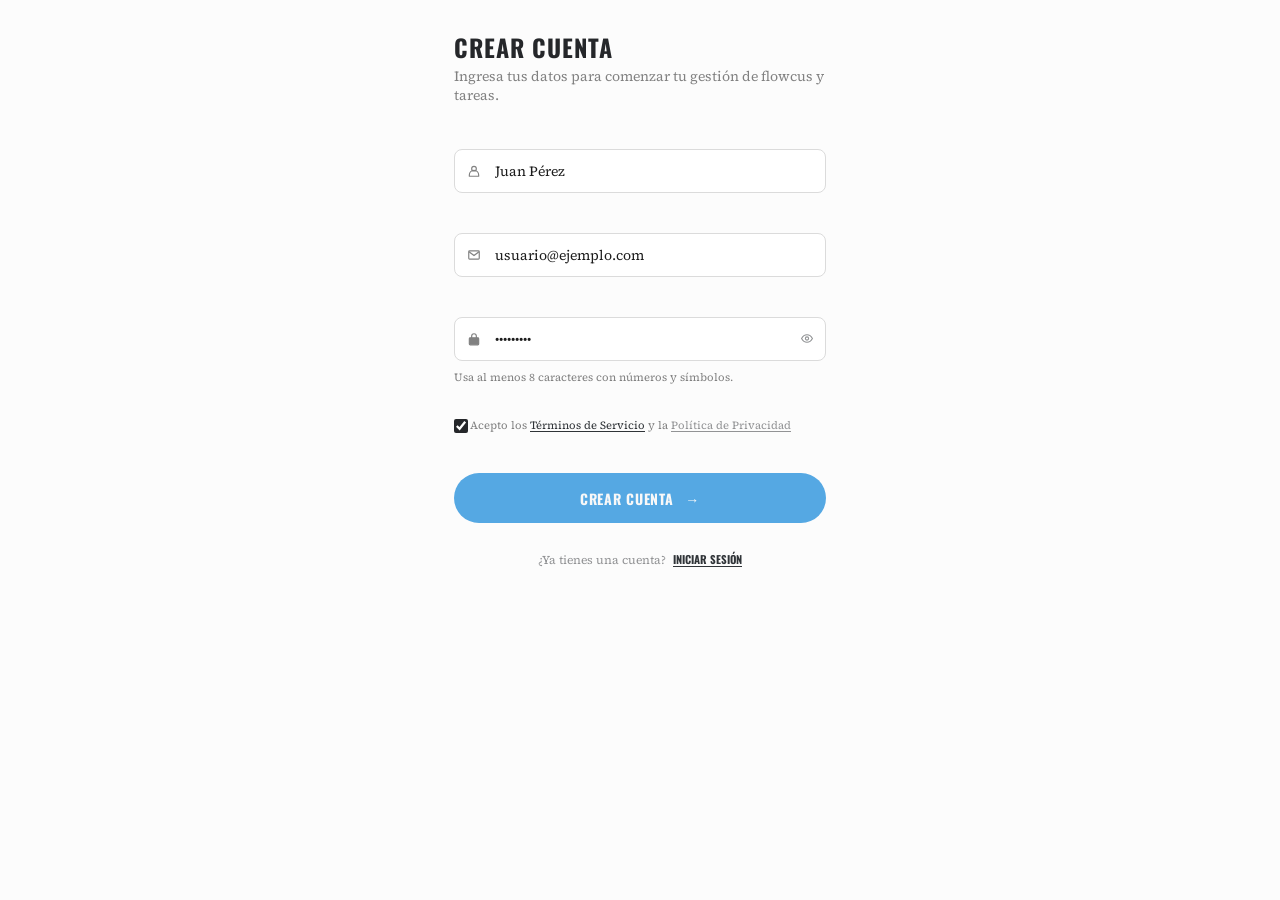
<file: index.html>
<!doctype html>
<html lang="es">
<head>
  <meta charset="utf-8">
  <meta name="viewport" content="width=device-width, initial-scale=1">
  <meta name="theme-color" content="#f7f7f7">
  <title>Crear cuenta</title>
  <link rel="stylesheet" href="styles.css">
  <script src="script.js" defer></script>
</head>
<body>
  <main class="signup">
    <header class="intro">
      <h1>CREAR CUENTA</h1>
      <p>Ingresa tus datos para comenzar tu gestión de flowcus y tareas.</p>
    </header>

    <form class="signup-form" id="signup-form" novalidate>
      <label class="field" for="name">
        <span class="field-label">NOMBRE COMPLETO</span>
        <span class="field-control"><svg class="field-icon" viewBox="0 0 24 24" aria-hidden="true"><circle cx="12" cy="8" r="4"/><path d="M4 21v-2a8 8 0 0 1 16 0v2z"/></svg>
        <input id="name" name="name" type="text" value="Juan Pérez" placeholder="Nombre completo" autocomplete="name" required></span>
      </label>
      <label class="field" for="email">
        <span class="field-label">CORREO ELECTRÓNICO</span>
        <span class="field-control"><svg class="field-icon" viewBox="0 0 24 24" aria-hidden="true"><rect x="3" y="5" width="18" height="14" rx="1.5"/><path d="m4 7 8 6 8-6"/></svg>
        <input id="email" name="email" type="email" value="usuario@ejemplo.com" placeholder="Correo electrónico" autocomplete="email" required></span>
      </label>
      <div class="password-group">
        <label class="field" for="password">
          <span class="field-label">CONTRASEÑA</span>
          <span class="field-control"><svg class="field-icon lock-icon" viewBox="0 0 24 24" aria-hidden="true"><rect x="4" y="10" width="16" height="12" rx="1.5"/><path d="M8 10V7a4 4 0 1 1 8 0v3"/></svg>
          <input id="password" name="password" type="password" value="Clave123!" placeholder="Contraseña" autocomplete="new-password" minlength="8" required>
          <button class="toggle-password" type="button" aria-label="Mostrar contraseña" aria-pressed="false">
            <svg viewBox="0 0 24 24" aria-hidden="true"><path d="M2 12s3.6-7 10-7 10 7 10 7-3.6 7-10 7S2 12 2 12Z"/><circle cx="12" cy="12" r="3"/></svg>
          </button></span>
        </label>
        <p class="hint" id="password-hint">Usa al menos 8 caracteres con números y símbolos.</p>
      </div>

      <label class="terms" for="terms">
        <input id="terms" name="terms" type="checkbox" checked required>
        <span>Acepto los <a href="#terminos">Términos de Servicio</a> y la <a class="muted-link" href="#privacidad">Política de Privacidad</a></span>
      </label>

      <p class="form-message" id="form-message" aria-live="polite"></p>
      <button class="submit-button" type="submit">CREAR CUENTA <span aria-hidden="true">→</span></button>
      <p class="login-prompt">¿Ya tienes una cuenta? <a href="#iniciar-sesion">INICIAR SESIÓN</a></p>
    </form>
  </main>

</body>
</html>
</file>
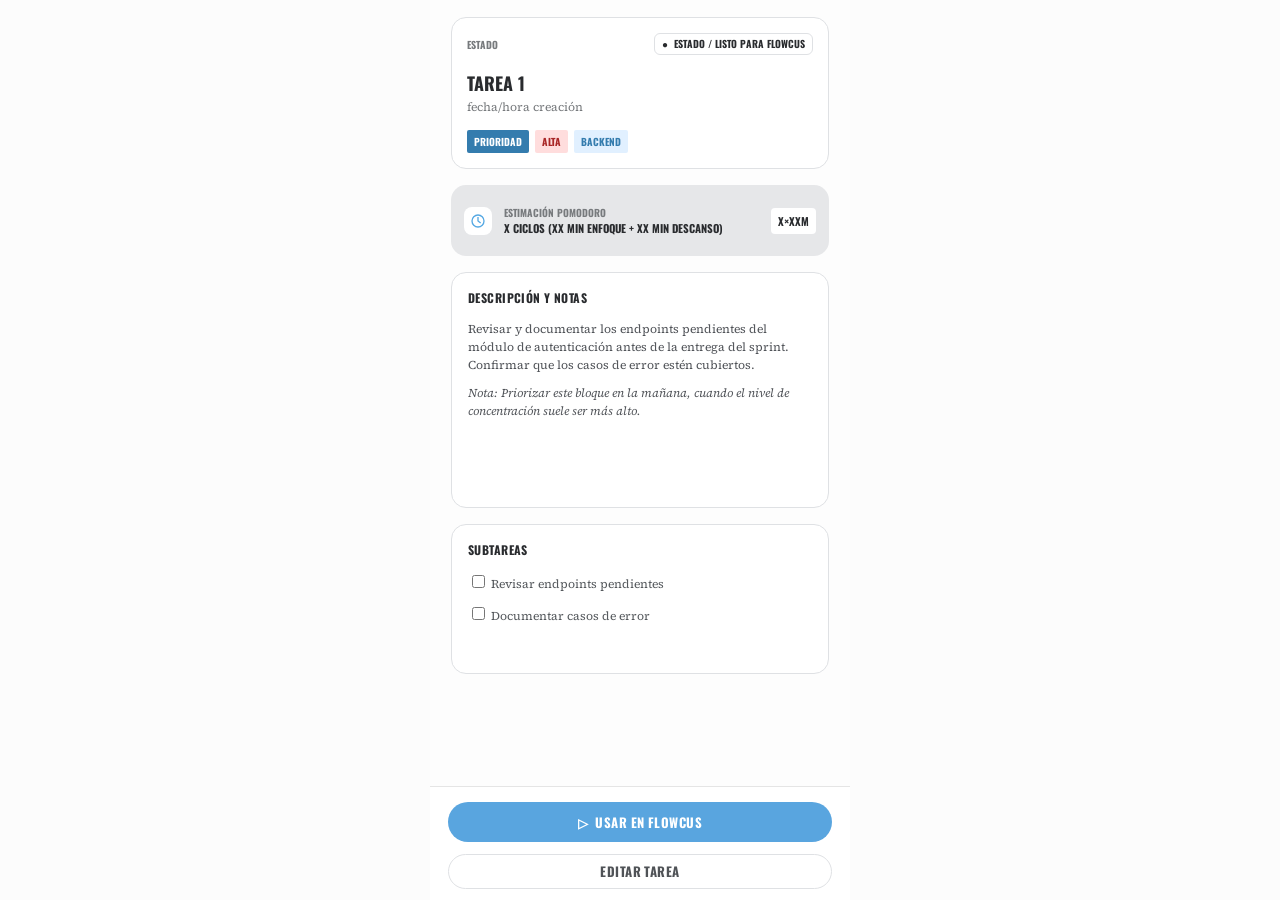
<file: crear-tarea.html>
<!doctype html>
<html lang="es">
<head>
  <meta charset="utf-8">
  <meta name="viewport" content="width=device-width, initial-scale=1">
  <meta name="theme-color" content="#f6f6f6">
  <title>Crear tarea · Flowcus</title>
  <link rel="stylesheet" href="styles.css">
  <script src="script.js" defer></script>
</head>
<body class="app-page create-page">
  <main class="mobile-screen mobile-detail">
    <div class="mobile-detail-content">
      <section class="mobile-detail-card">
        <div class="mobile-detail-status"><span>ESTADO</span><strong>● &nbsp;ESTADO / LISTO PARA FLOWCUS</strong></div>
        <h1 id="mobile-detail-title">TAREA 1</h1>
        <p>fecha/hora creación</p>
        <div class="mobile-detail-tags"><span>PRIORIDAD</span><b id="mobile-detail-priority">ALTA</b><em id="mobile-detail-category">BACKEND</em></div>
      </section>
      <section class="mobile-estimate"><span class="mobile-clock" aria-hidden="true"><svg viewBox="0 0 24 24"><circle cx="12" cy="12" r="9"/><path d="M12 6v6l4 3"/></svg></span><div><small>ESTIMACIÓN POMODORO</small><strong id="mobile-detail-estimate">X CICLOS (XX MIN ENFOQUE + XX MIN DESCANSO)</strong></div><b id="mobile-detail-minutes">X×XXM</b></section>
      <section class="mobile-notes"><h2>DESCRIPCIÓN Y NOTAS</h2><p id="mobile-detail-description">Revisar y documentar los endpoints pendientes del módulo de autenticación antes de la entrega del sprint. Confirmar que los casos de error estén cubiertos.</p><p class="mobile-note">Nota: Priorizar este bloque en la mañana, cuando el nivel de concentración suele ser más alto.</p></section>
      <section class="mobile-detail-checklist"><h2>SUBTAREAS</h2><label><input type="checkbox"> Revisar endpoints pendientes</label><label><input type="checkbox"> Documentar casos de error</label></section>
    </div>
    <footer class="mobile-detail-footer"><button class="mobile-use-task" id="mobile-use-task" type="button">▷ &nbsp;USAR EN FLOWCUS</button><button class="mobile-edit-task" id="mobile-edit-task" type="button">EDITAR TAREA</button></footer>
    <dialog class="mobile-edit-dialog" id="mobile-edit-dialog"><form method="dialog" id="mobile-edit-form"><h2>EDITAR TAREA</h2><label>Título<input id="mobile-edit-title" maxlength="120" required></label><label>Descripción<textarea id="mobile-edit-description"></textarea></label><div><button type="button" id="mobile-edit-cancel">Cancelar</button><button type="submit">Guardar</button></div></form></dialog>
  </main>
</body>
</html>
</file>
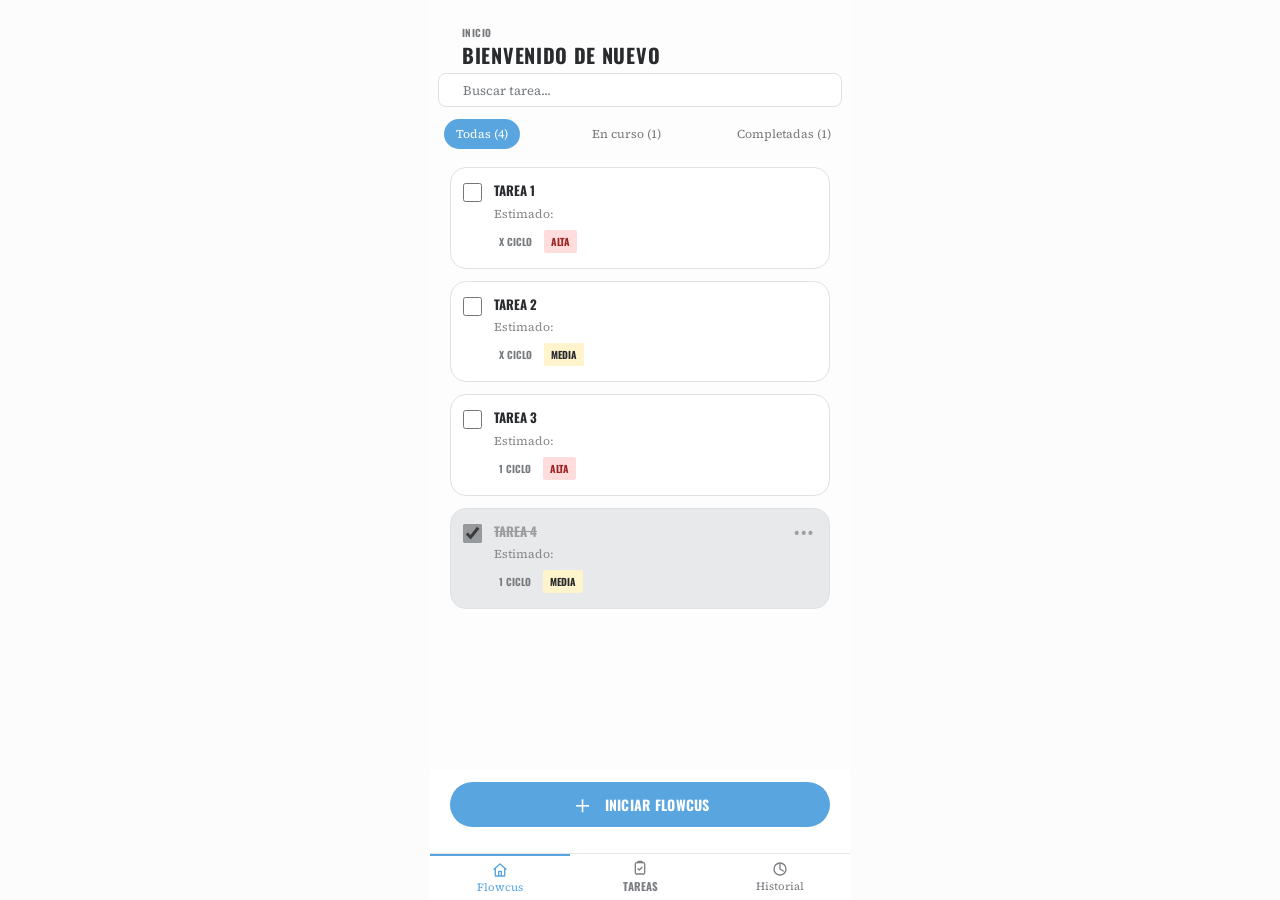
<file: tareas.html>
<!doctype html>
<html lang="es">
<head>
  <meta charset="utf-8">
  <meta name="viewport" content="width=device-width, initial-scale=1">
  <meta name="theme-color" content="#f6f6f6">
  <title>Gestión de tareas · Flowcus</title>
  <link rel="stylesheet" href="styles.css">
  <script src="script.js" defer></script>
</head>
<body class="app-page task-page">
  <main class="mobile-screen mobile-dashboard">
    <header class="mobile-dashboard-heading"><span>INICIO</span><h1>BIENVENIDO DE NUEVO</h1></header>
    <label class="mobile-search"><span class="sr-only">Buscar tarea</span><input id="mobile-task-search" type="search" placeholder="Buscar tarea..."></label>
    <div class="mobile-tabs" role="tablist" aria-label="Filtrar tareas">
      <button class="active" type="button" data-mobile-filter="all">Todas <span>(4)</span></button>
      <button type="button" data-mobile-filter="active">En curso <span>(1)</span></button>
      <button type="button" data-mobile-filter="done">Completadas <span>(1)</span></button>
    </div>
    <div class="mobile-task-list" id="mobile-task-list">
      <article class="mobile-task-card" data-title="TAREA 1" data-status="ready"><input type="checkbox" aria-label="Completar tarea 1"><a href="crear-tarea.html?task=1"><strong>TAREA 1</strong><span>Estimado:</span><small>X CICLO <b class="high">ALTA</b></small></a></article>
      <article class="mobile-task-card" data-title="TAREA 2" data-status="active"><input type="checkbox" aria-label="Completar tarea 2"><a href="crear-tarea.html?task=2"><strong>TAREA 2</strong><span>Estimado:</span><small>X CICLO <b class="medium">MEDIA</b></small></a></article>
      <article class="mobile-task-card" data-title="TAREA 3" data-status="ready"><input type="checkbox" aria-label="Completar tarea 3"><a href="crear-tarea.html?task=3"><strong>TAREA 3</strong><span>Estimado:</span><small>1 CICLO <b class="high">ALTA</b></small></a></article>
      <article class="mobile-task-card is-done" data-title="TAREA 4" data-status="done"><input type="checkbox" aria-label="Completar tarea 4" checked><a href="crear-tarea.html?task=4"><strong>TAREA 4</strong><span>Estimado:</span><small>1 CICLO <b class="medium">MEDIA</b></small></a><span class="mobile-card-menu" aria-hidden="true">•••</span></article>
    </div>
    <footer class="mobile-dashboard-footer">
      <a class="mobile-start-button" href="crear-tarea.html?task=1"><span aria-hidden="true">＋</span> INICIAR FLOWCUS</a>
      <nav class="mobile-bottom-nav" aria-label="Navegación móvil">
        <a class="active" href="tareas.html"><svg viewBox="0 0 24 24" aria-hidden="true"><path d="m3 11 9-8 9 8M5 10v11h14V10M10 21v-7h4v7"/></svg><span>Flowcus</span></a>
        <a href="tareas.html"><svg viewBox="0 0 24 24" aria-hidden="true"><rect x="5" y="4" width="14" height="17" rx="2"/><path d="M9 4V2h6v2m-6 9 2 2 4-4"/></svg><span>TAREAS</span></a>
        <button type="button" id="mobile-history"><svg viewBox="0 0 24 24" aria-hidden="true"><circle cx="12" cy="12" r="9"/><path d="M12 5v7l5 3"/></svg><span>Historial</span></button>
      </nav>
    </footer>
  </main>
</body>
</html>
</file>
<file: styles.css>
@import url('https://fonts.googleapis.com/css2?family=Oswald:wght@400;500;600;700&family=Source+Serif+4:wght@400;600;700&display=swap');

:root {
  color-scheme: light;
  --ink: #25272a;
  --muted: #909294;
  --line: #dedfe0;
  --blue: #55a8e3;
  --paper: #f6f6f6;
}

* { box-sizing: border-box; }

body {
  margin: 0;
  min-height: 100vh;
  background: var(--paper);
  color: var(--ink);
  font-family: 'Source Serif 4', Georgia, serif;
  font-weight: 400;
}

.signup {
  width: min(76.4%, 1504px);
  margin: 0 auto;
  padding-top: clamp(100px, 10.2vw, 198px);
  padding-bottom: 72px;
}

.intro h1 {
  margin: 0 0 8px;
  font-family: 'Oswald', 'Arial Narrow', sans-serif;
  font-size: 38px;
  line-height: 1.1;
  font-weight: 700;
  letter-spacing: .02em;
}

.intro p {
  margin: 0;
  color: #929395;
  font-size: 18px;
  line-height: 1.5;
}

.signup-form { margin-top: 66px; }

.field {
  display: flex;
  align-items: center;
  width: 100%;
  height: 70px;
  margin-bottom: 55px;
  padding: 0 18px;
  border: 1.5px solid var(--line);
  border-radius: 13px;
  color: var(--muted);
  transition: border-color .18s, box-shadow .18s;
}

.field:focus-within {
  border-color: var(--blue);
  box-shadow: 0 0 0 3px rgb(85 168 227 / 13%);
}

.field-icon {
  width: 22px;
  height: 22px;
  flex: 0 0 22px;
  margin-right: 22px;
  fill: none;
  stroke: currentColor;
  stroke-width: 2;
  stroke-linecap: round;
  stroke-linejoin: round;
}

.lock-icon { fill: currentColor; stroke: currentColor; }
.lock-icon path { fill: none; }

.field input {
  min-width: 0;
  width: 100%;
  height: 100%;
  padding: 0;
  border: 0;
  outline: 0;
  background: transparent;
  color: var(--ink);
  font: 400 19px 'Source Serif 4', Georgia, serif;
}

.field input::placeholder { color: var(--ink); opacity: 1; }
.password-group .field { margin-bottom: 9px; }

.toggle-password {
  display: grid;
  place-items: center;
  flex: 0 0 28px;
  width: 28px;
  height: 36px;
  margin-left: 12px;
  padding: 0;
  border: 0;
  background: transparent;
  color: var(--muted);
  cursor: pointer;
}

.toggle-password svg { width: 24px; height: 24px; fill: none; stroke: currentColor; stroke-width: 2; }
.hint { margin: 0; color: #929395; font-size: 14px; line-height: 1.45; }

.terms {
  display: flex;
  align-items: flex-start;
  gap: 3px;
  margin-top: 30px;
  color: #929395;
  font-size: 14px;
  line-height: 1.5;
  cursor: pointer;
}

.terms input {
  width: 22px;
  height: 22px;
  flex: 0 0 22px;
  margin: 0;
  accent-color: #25272a;
  cursor: pointer;
}

.terms a, .login-prompt a { color: #303438; text-underline-offset: 2px; }
.terms .muted-link { color: #929395; }

.form-message {
  min-height: 18px;
  margin: 10px 0 0;
  color: #a43d39;
  font: 12px 'Source Serif 4', Georgia, serif;
}

.submit-button {
  display: flex;
  align-items: center;
  justify-content: center;
  gap: 12px;
  width: 100%;
  height: 80px;
  margin-top: 150px;
  border: 0;
  border-radius: 44px;
  background: var(--blue);
  color: #f8f8f8;
  font: 700 17px 'Oswald', 'Arial Narrow', sans-serif;
  letter-spacing: .04em;
  cursor: pointer;
  transition: background .18s, transform .18s;
}

.submit-button:hover { background: #3997d8; }
.submit-button:active { transform: scale(.995); }
.submit-button:focus-visible, .toggle-password:focus-visible, a:focus-visible { outline: 3px solid #2b7fb9; outline-offset: 3px; }

.login-prompt {
  margin: 30px 0 0;
  color: #929395;
  text-align: center;
  font-size: 14px;
}

.login-prompt a {
  margin-left: 4px;
  font-family: 'Oswald', 'Arial Narrow', sans-serif;
  font-size: 16px;
  font-weight: 700;
}

@media (max-width: 700px) {
  .signup { width: auto; margin: 0 24px; padding-top: 72px; }
  .intro h1 { font-size: 32px; }
  .intro p { font-size: 14px; }
  .signup-form { margin-top: 42px; }
  .field { height: 60px; margin-bottom: 25px; padding: 0 14px; border-radius: 11px; }
  .field-icon { margin-right: 14px; }
  .field input { font-size: 14px; }
  .hint, .terms, .login-prompt { font-size: 11px; }
  .terms { margin-top: 22px; }
  .terms input { width: 19px; height: 19px; flex-basis: 19px; }
  .submit-button { height: 62px; margin-top: 78px; }
  .login-prompt a { font-size: 14px; }
}

/* Registro: medidas y tipografías tomadas del CSS de Figma. */
.signup {
  position: relative;
  width: min(calc(100% - 48px), 1026px);
  margin: 99px auto 0;
  padding: 24px 24px 32px;
}
.intro h1 {
  margin: 0;
  font: 700 22px/32px 'Oswald', 'Arial Narrow', sans-serif;
  letter-spacing: .04em;
  text-transform: uppercase;
}
.intro p { color: #818181; font-size: 12px; line-height: 20px; }
.signup-form { display: flex; flex-direction: column; gap: 16px; margin-top: 24px; }
.field {
  display: flex;
  flex-direction: column;
  align-items: stretch;
  height: 65px;
  gap: 4px;
  margin: 0;
  padding: 0;
  border: 0;
  color: #818181;
}
.field-label { height: 16px; color: var(--paper); font: 700 10px/16px 'Oswald', sans-serif; letter-spacing: .05em; }
.field-control {
  position: relative;
  display: flex;
  align-items: center;
  width: 100%;
  height: 45px;
  padding: 0 16px 0 40px;
  border: 1px solid #dbdbdb;
  border-radius: 8px;
  background: var(--paper);
}
.field-control:focus-within { border-color: var(--blue); box-shadow: 0 0 0 3px rgb(85 168 227 / 13%); }
.field-icon { width: 14px; height: 14px; flex-basis: 14px; margin: 0 14px 0 -28px; }
.field-control input { min-width: 0; width: 100%; height: 100%; padding: 0; border: 0; outline: 0; background: transparent; color: #1c1c1c; font: 400 12px 'Source Serif 4', Georgia, serif; }
.field-control input::placeholder { color: #1c1c1c; opacity: 1; }
.password-group { height: 90px; }
.password-group .field { height: 69px; }
.password-group .field-control { height: 49px; padding-right: 38px; }
.toggle-password { position: absolute; right: 4px; top: 50%; width: 28px; height: 32px; margin: 0; transform: translateY(-50%); }
.toggle-password svg { width: 16px; height: 13px; }
.hint { margin: 4px 0 0; color: #818181; font-size: 9px; line-height: 16px; }
.terms { align-items: flex-start; gap: 2px; height: 37px; margin: 0; padding-top: 4px; color: #818181; font-size: 10px; line-height: 16px; }
.terms input { width: 16px; height: 16px; flex-basis: 16px; border-radius: 2px; }
.form-message { min-height: 0; margin: 0; font-size: 10px; }
.form-message:empty { display: none; }
.submit-button { height: 52px; margin-top: 16px; border-radius: 26px; font: 700 12px 'Oswald', sans-serif; letter-spacing: .05em; }
.login-prompt { margin: 4px 0 0; font-size: 10px; }
.login-prompt a { font: 700 10px 'Oswald', sans-serif; }
.workspace, .app-main { font-family: 'Source Serif 4', Georgia, serif; }
.brand, .tasks-view h1, .create-view h1, .daily-goal div, .filters button.active, .board-labels, .empty-task strong, .tip, .session-badge, .back-link b, .form-label, .cycle-choice small, .save-task { font-family: 'Oswald', 'Arial Narrow', sans-serif; }

@media (max-width: 700px) {
  .signup { width: auto; margin: 50px 24px 0; padding: 12px 0 32px; }
  .intro h1 { font-size: 22px; }
  .intro p { font-size: 12px; }
  .signup-form { margin-top: 24px; }
  .field { height: 65px; margin: 0; padding: 0; border: 0; border-radius: 0; }
  .password-group .field { height: 69px; }
  .field-control { height: 45px; }
  .password-group .field-control { height: 49px; }
  .terms { margin: 0; }
  .submit-button { height: 52px; margin-top: 16px; }
}

.sr-only { position: absolute; width: 1px; height: 1px; padding: 0; margin: -1px; overflow: hidden; clip: rect(0, 0, 0, 0); white-space: nowrap; border: 0; }

  body { background: #fcfcfc; }
  .desktop-copy, .app-page .desktop-workspace { display: none; }
  .mobile-copy { display: inline; }
  .mobile-screen { display: block; }

  /* Registro */
  .signup { width: 100%; min-height: 100svh; margin: 0; padding: 34px 24px 50px; }
  .intro h1 { font-size: 24px; line-height: 1.16; }
  .intro p { margin-top: 5px; font-size: 14px; line-height: 1.35; }
  .signup-form { gap: 24px; margin-top: 28px; }
  .field, .password-group .field { height: 60px; }
  .field-label { height: 12px; font-size: 0; line-height: 12px; }
  .field-control, .password-group .field-control { height: 48px; border-radius: 8px; background: #fff; }
  .field-control input { font-size: 14px; }
  .password-group { height: 78px; }
  .hint { margin-top: 4px; font-size: 11px; line-height: 15px; }
  .terms { height: auto; margin-top: 12px; padding-top: 4px; font-size: 11px; line-height: 1.35; }
  .terms input { width: 14px; height: 14px; flex-basis: 14px; }
  .submit-button { height: 50px; margin-top: 16px; font-size: 14px; }
  .login-prompt { margin-top: 4px; font-size: 12px; }
  .login-prompt a { font-size: 11px; }

  /* Lista de tareas */
  .app-page .mobile-screen { min-height: 100svh; color: #292b2e; background: #fdfdfd; font-family: 'Source Serif 4', Georgia, serif; }
  .mobile-dashboard { padding: 20px 8px 148px; }
  .mobile-dashboard-heading { margin-left: 24px; }
  .mobile-dashboard-heading > span { color: #777a7d; font: 700 10px 'Oswald', sans-serif; letter-spacing: .04em; }
  .mobile-dashboard-heading h1 { margin: 2px 0 7px; font: 700 20px/1.1 'Oswald', sans-serif; letter-spacing: .035em; }
  .mobile-search { display: block; }
  .mobile-search input { width: 100%; height: 34px; padding: 0 24px; border: 1px solid #dfe1e4; border-radius: 8px; outline-color: #59a5df; background: #fff; color: #3b3d40; font: 400 13px 'Source Serif 4', Georgia, serif; }
  .mobile-search input::placeholder { color: #777a7d; opacity: 1; }
  .mobile-tabs { display: flex; align-items: center; justify-content: space-between; gap: 6px; margin: 12px 6px 0; }
  .mobile-tabs button { flex: 0 1 auto; padding: 7px 5px; border: 0; border-radius: 20px; background: transparent; color: #777a7d; font: 400 12px 'Source Serif 4', Georgia, serif; white-space: nowrap; cursor: pointer; }
  .mobile-tabs button.active { padding: 7px 12px; background: #59a5df; color: #fff; }
  .mobile-task-list { display: grid; gap: 12px; margin: 18px 12px 0; }
  .mobile-task-card { position: relative; display: flex; gap: 12px; min-height: 91px; padding: 15px 12px; border: 1px solid #dfe1e4; border-radius: 16px; background: #fff; }
  .mobile-task-card input { flex: 0 0 19px; width: 19px; height: 19px; margin: 0; accent-color: #979a9c; cursor: pointer; }
  .mobile-task-card a { display: flex; flex-direction: column; align-items: flex-start; min-width: 0; color: inherit; text-decoration: none; }
  .mobile-task-card strong { font: 700 13px/1.2 'Oswald', sans-serif; }
  .mobile-task-card a > span { margin-top: 7px; color: #85878a; font-size: 12px; }
  .mobile-task-card small { display: flex; align-items: center; gap: 12px; margin-top: 8px; padding-left: 5px; color: #777a7d; font: 700 10px 'Oswald', sans-serif; }
  .mobile-task-card small b { padding: 4px 7px; border-radius: 2px; color: #9e2424; background: #ffdddd; font: 700 10px 'Oswald', sans-serif; }
  .mobile-task-card small b.medium { color: #292b2e; background: #fff4cb; }
  .mobile-task-card small b.low { color: #36784a; background: #d9f2df; }
  .mobile-task-card.is-done { background: #e8e9ea; color: #9b9d9f; }
  .mobile-task-card.is-done strong { text-decoration: line-through; }
  .mobile-card-menu { position: absolute; top: 16px; right: 14px; font: 700 14px Arial, sans-serif; letter-spacing: 2px; }
  .mobile-dashboard-footer { position: fixed; z-index: 10; inset: auto 0 0; height: 130px; padding: 12px 20px 0; background: #fff; }
  .mobile-start-button { display: flex; align-items: center; justify-content: center; gap: 9px; height: 45px; border-radius: 25px; background: #59a5df; color: #fff; text-decoration: none; font: 700 14px 'Oswald', sans-serif; letter-spacing: .02em; }
  .mobile-start-button span { font: 400 25px/1 Arial, sans-serif; }
  .mobile-bottom-nav { position: absolute; inset: auto 0 0; display: grid; grid-template-columns: repeat(3, 1fr); height: 47px; border-top: 1px solid #e3e5e7; }
  .mobile-bottom-nav > * { display: flex; flex-direction: column; align-items: center; justify-content: center; gap: 2px; padding: 0; border: 0; background: none; color: #7a7d81; text-decoration: none; font: 400 11px 'Source Serif 4', Georgia, serif; cursor: pointer; }
  .mobile-bottom-nav > .active { border-top: 2px solid #59a5df; color: #59a5df; }
  .mobile-bottom-nav svg { width: 16px; height: 16px; fill: none; stroke: currentColor; stroke-width: 2; stroke-linecap: round; stroke-linejoin: round; }
  .mobile-bottom-nav a:nth-child(2) span { font: 700 11px 'Oswald', sans-serif; }

  /* Detalle de tarea */
  .mobile-detail { padding: 17px 21px 128px; }
  .mobile-detail-card, .mobile-notes, .mobile-detail-checklist { border: 1px solid #dfe1e4; border-radius: 15px; background: #fff; }
  .mobile-detail-card { min-height: 142px; padding: 15px; }
  .mobile-detail-status { display: flex; align-items: center; justify-content: space-between; gap: 6px; }
  .mobile-detail-status > span { color: #777a7d; font: 700 10px 'Oswald', sans-serif; }
  .mobile-detail-status > strong { padding: 4px 7px; border: 1px solid #dfe1e4; border-radius: 6px; font: 700 10px/1.2 'Oswald', sans-serif; white-space: nowrap; }
  .mobile-detail-card h1 { margin: 15px 0 3px; font: 700 18px 'Oswald', sans-serif; }
  .mobile-detail-card p { margin: 0; color: #777a7d; font-size: 12px; }
  .mobile-detail-tags { display: flex; align-items: center; gap: 6px; margin-top: 15px; }
  .mobile-detail-tags > * { padding: 4px 7px; border-radius: 2px; font: 700 10px 'Oswald', sans-serif; font-style: normal; white-space: nowrap; }
  .mobile-detail-tags span { color: #fff; background: #347cae; }
  .mobile-detail-tags b { color: #a92727; background: #ffdddd; }
  .mobile-detail-tags b.medium { color: #343434; background: #fff4cb; }
  .mobile-detail-tags b.low { color: #36784a; background: #d9f2df; }
  .mobile-detail-tags em { color: #347cae; background: #e1f0ff; }
  .mobile-estimate { display: flex; align-items: center; gap: 12px; min-height: 71px; margin-top: 16px; padding: 10px 13px; border-radius: 15px; background: #e6e7e9; }
  .mobile-clock { display: grid; place-items: center; flex: 0 0 28px; width: 28px; height: 28px; border-radius: 8px; background: #fff; color: #55a8e3; }
  .mobile-clock svg { width: 16px; height: 16px; fill: none; stroke: currentColor; stroke-width: 2; }
  .mobile-estimate div { min-width: 0; flex: 1; }
  .mobile-estimate small { display: block; color: #777a7d; font: 700 10px 'Oswald', sans-serif; }
  .mobile-estimate strong { display: block; margin-top: 2px; font: 700 11px/1.25 'Oswald', sans-serif; }
  .mobile-estimate > b { flex: 0 0 auto; padding: 5px 7px; border-radius: 4px; background: #fff; font: 700 11px 'Oswald', sans-serif; }
  .mobile-notes { min-height: 236px; margin-top: 16px; padding: 16px; }
  .mobile-notes h2, .mobile-detail-checklist h2 { margin: 0 0 14px; font: 700 12px 'Oswald', sans-serif; letter-spacing: .035em; }
  .mobile-notes p { margin: 0 0 10px; color: #515459; font-size: 12px; line-height: 1.5; }
  .mobile-notes .mobile-note { font-style: italic; }
  .mobile-detail-checklist { min-height: 150px; margin-top: 16px; padding: 16px; }
  .mobile-detail-checklist label { display: block; margin: 12px 0; color: #55595d; font-size: 12px; }
  .mobile-detail-checklist input { accent-color: #59a5df; }
  .mobile-detail-footer { position: fixed; z-index: 10; inset: auto 0 0; display: grid; gap: 10px; height: 114px; padding: 15px 18px 10px; border-top: 1px solid #e5e5e5; background: #fff; }
  .mobile-detail-footer button { border-radius: 25px; cursor: pointer; font: 700 13px 'Oswald', sans-serif; letter-spacing: .035em; }
  .mobile-use-task { height: 40px; border: 0; background: #59a5df; color: #fff; }
  .mobile-edit-task { height: 35px; border: 1px solid #dfe1e4; background: #fff; color: #505357; }
  .mobile-edit-dialog { width: min(90vw, 360px); padding: 20px; border: 1px solid #dfe1e4; border-radius: 15px; }
  .mobile-edit-dialog::backdrop { background: rgb(0 0 0 / 35%); }
  .mobile-edit-dialog h2 { margin: 0 0 16px; font: 700 18px 'Oswald', sans-serif; }
  .mobile-edit-dialog label { display: block; margin: 12px 0; font-size: 13px; }
  .mobile-edit-dialog input, .mobile-edit-dialog textarea { display: block; width: 100%; min-height: 38px; margin-top: 5px; padding: 8px; border: 1px solid #dfe1e4; border-radius: 6px; font: 400 13px 'Source Serif 4', Georgia, serif; }
  .mobile-edit-dialog textarea { min-height: 90px; }
  .mobile-edit-dialog form > div { display: flex; justify-content: flex-end; gap: 10px; }
  .mobile-edit-dialog button { padding: 8px 12px; border: 0; border-radius: 20px; background: #59a5df; color: #fff; font: 700 12px 'Oswald', sans-serif; }
  .mobile-edit-dialog button:first-child { background: #e6e7e9; color: #343434; }

body { width: min(100%, 420px); margin: 0 auto; }
.mobile-dashboard-footer, .mobile-detail-footer { width: min(100%, 420px); left: 50%; right: auto; transform: translateX(-50%); }
</file>
